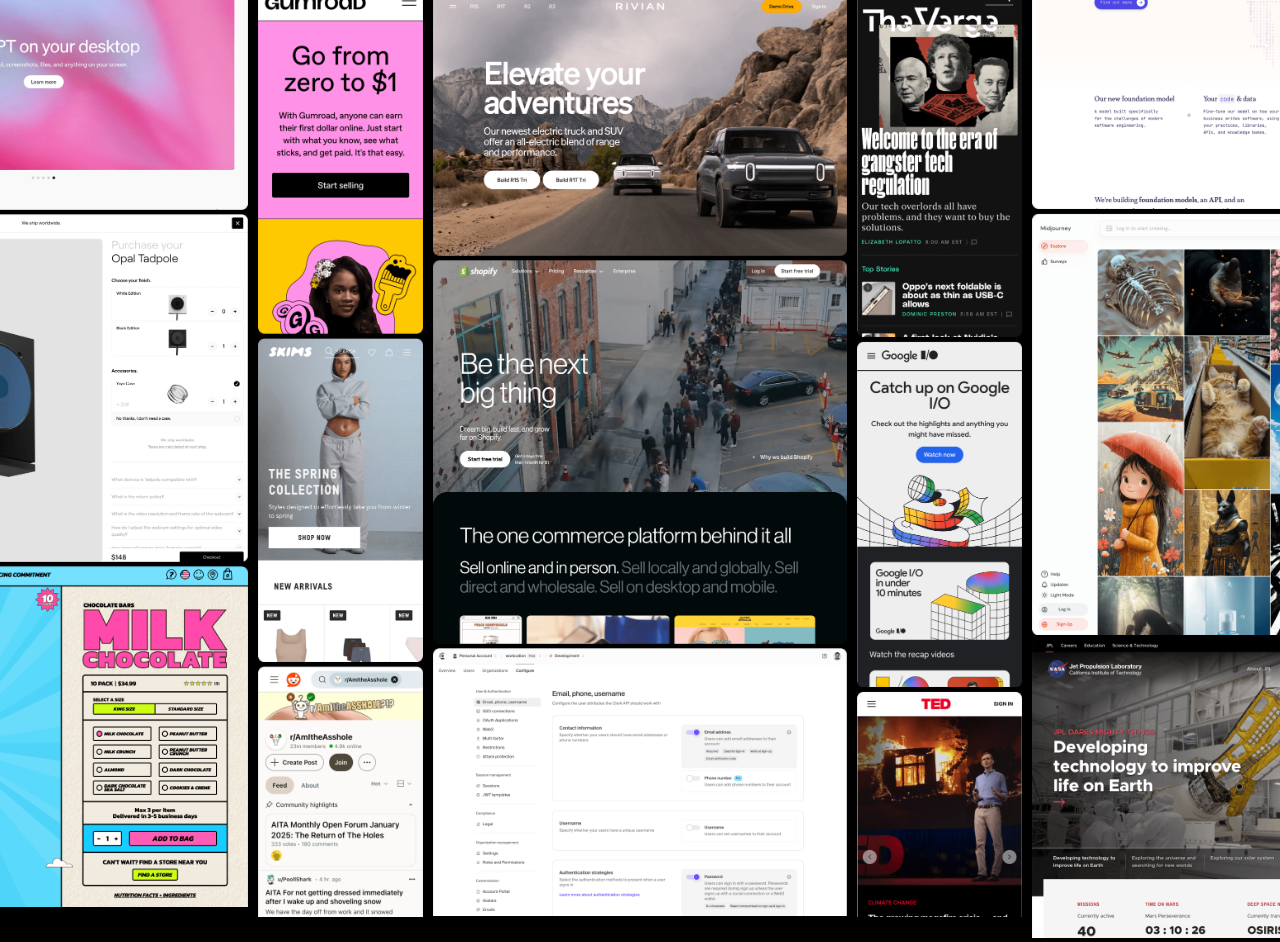
<file: tailwind.html>
<!DOCTYPE html>
<html lang="en">
<head>
  <meta charset="UTF-8">
  <meta name="viewport" content="width=device-width, initial-scale=1.0">
  <title>Tail Wind</title>
  <link rel="stylesheet" href="tailwind.css">
</head>
<body>
  <div class="container">
    <div class="column1"> 
      <img src="media/openai.png" alt="">
      <img src="media/opal.png" alt="">
      <img src="media/feastables.png" alt="">
    </div>

    <div class="column2">
      <img src="media/gumroad.png" alt="">
      <img src="media/skims.png" alt="">
      <img src="media/reddit.png" alt="">
    </div>

    <div class="column3">
      <img src="media/rivian.png" alt="">
      <img src="media/shopify.png" alt="">
      <img src="media/clerk.png" alt="">
    </div>

    <div class="column4">
      <img src="media/verge.png" alt="">
      <img src="media/googleio.png" alt="">
      <img src="media/ted.png" alt="">
    </div>

    <div class="column5">
      <img src="media/poolside.png" alt="">
      <img src="media/midjourney.png" alt="">
      <img src="media/nasa.png" alt="">
    </div>
  </div>
</body>
</html>
</file>
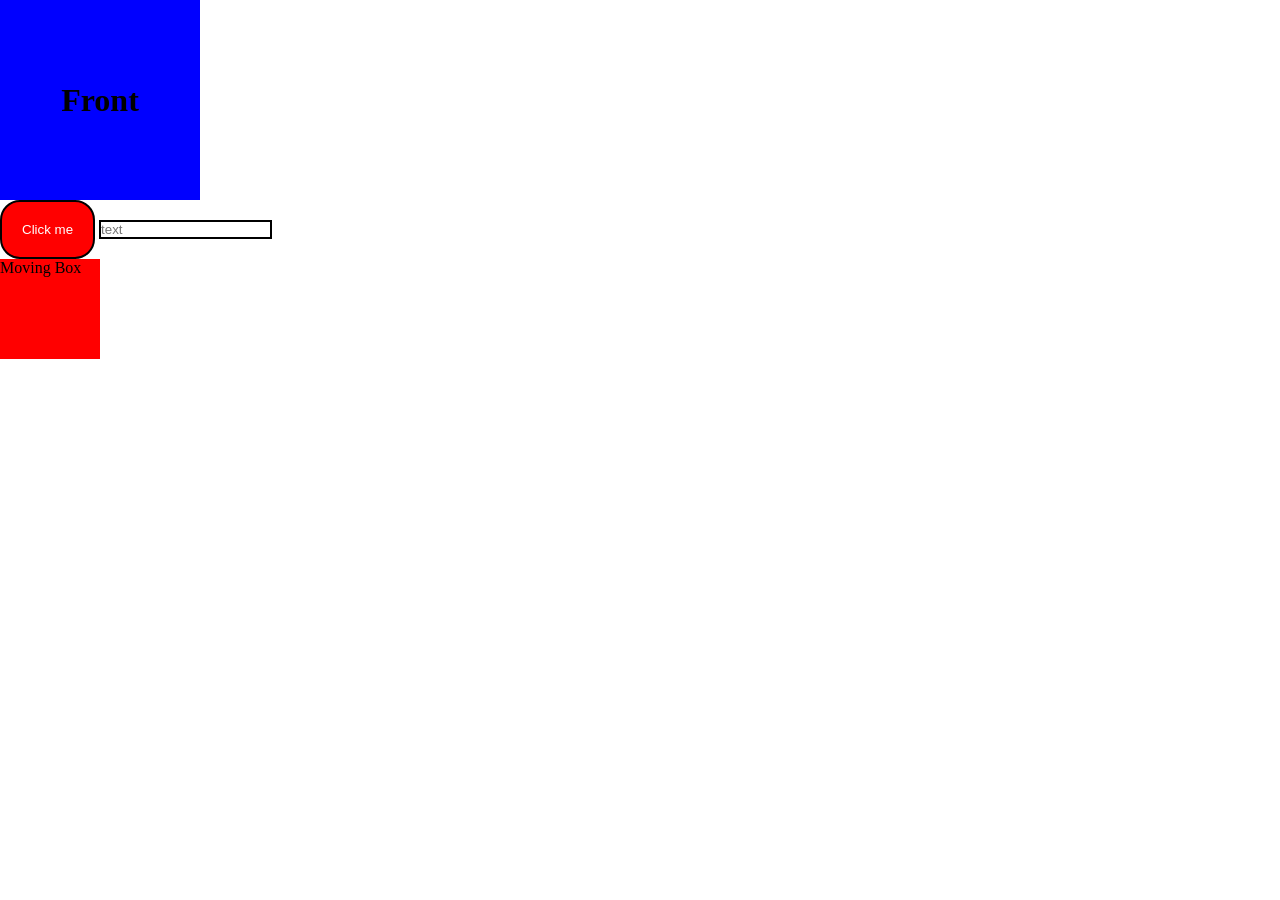
<file: tranform.html>
<!DOCTYPE html>
<html lang="en">
<head>
    <meta charset="UTF-8">
    <meta name="viewport" content="width=device-width, initial-scale=1.0">
    <title>Document</title>
    <link rel="stylesheet" href="transform.css">
</head>
<body>
    <div class="div2"></div>
    <div class="div1"></div>


    <div class="div3">
        <div class="inner">
            <div class="front">
                <h1>Front</h1>
            </div>
            <div class="back">
                <h1>Back</h1>
            </div>
        </div>
    </div>
    <button>Click me</button>
    <input type="text" name="" id="" class="input" placeholder="text">


    <div class="box">
        <p>Moving Box</p>
    </div>

    <div class="text">
        <p>Text 1</p>
        <p>Text 2</p>
        <p>Text 3</p>
    </div>
</body>
</html>
</file>
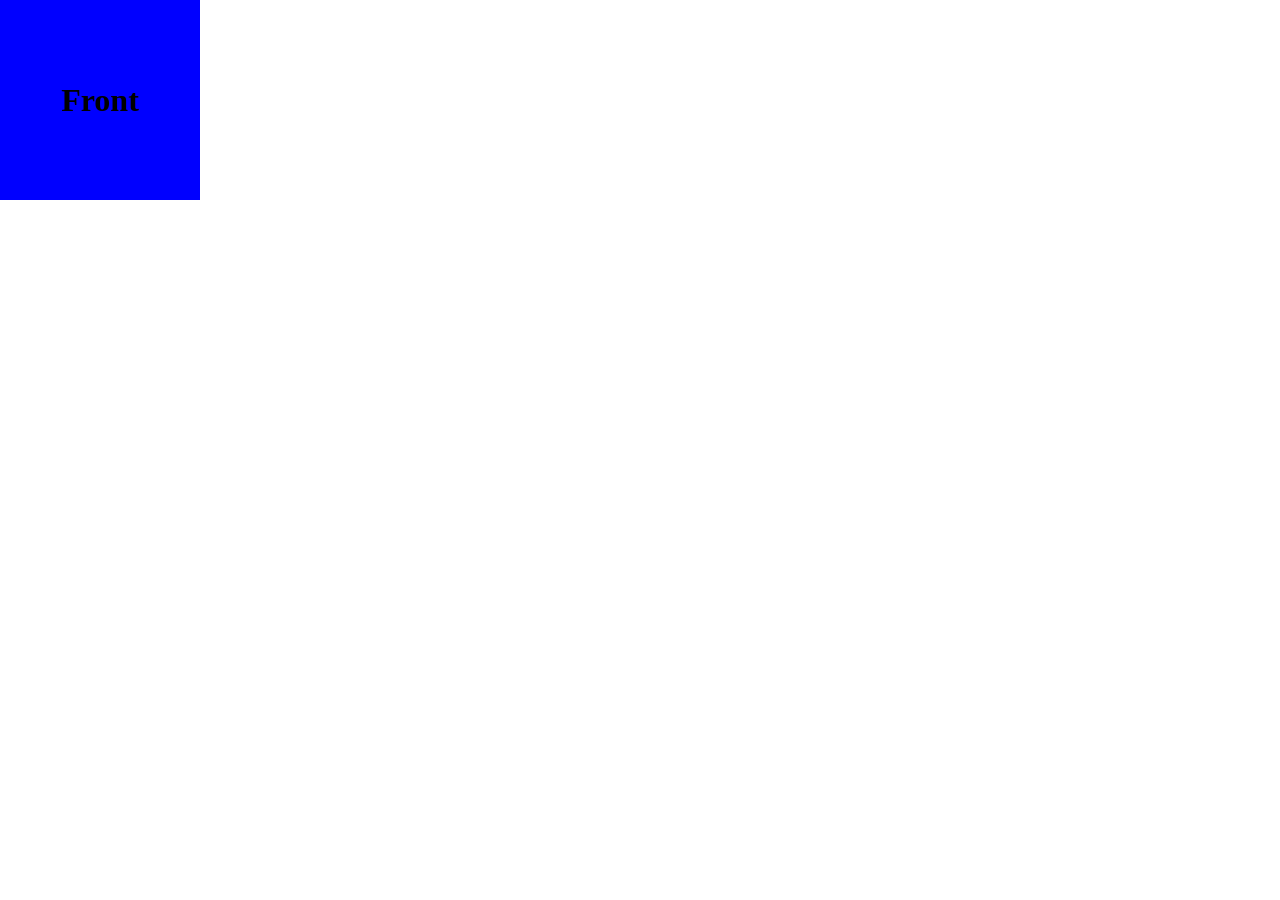
<file: trans.html>
<!DOCTYPE html>
<html lang="en">
<head>
  <meta charset="UTF-8">
  <meta name="viewport" content="width=device-width, initial-scale=1.0">
  <link rel="stylesheet" href="trans.css">
  <title>Document</title>
</head>
<body>
  <div class="div3">
    <div class="inner">
      <div class="front"><h1>Front</h1></div>
    <div class="back"><h1>Back</h1></div>
    </div>
    
    </div>
    
</body>
</html>
</file>
<file: transform.css>
* {
  margin: 0;
  padding: 0;
  box-sizing: border-box;
}

/* div {
  height: 200px;
  width: 200px;
  background-color: red;
  
} */

.div1 {
  transform: translateX(100px) skewX(20deg) scale(0.5);
  background-color: blue;
  opacity: 0;
  transition: all 3s linear;
}

.div2:active + .div1 {
  background-color: red;
  transform: translate(0) skew(0) scale(1);
  opacity: 1;
}


button {
  background-color: red;
  color: white;
  border: 2px solid black;
  border-radius: 20px;
  padding: 20px;
  transition: all 1s ease-in-out;
}


button:hover {
  transform: translateY(-50px);
  box-shadow: 0 3px 3px 0 red;
}

.input {
  border: 2px solid black;
  transition: all 0.5s linear;
}

.input:focus {
  border: 2px solid blue;
  box-shadow: 0 0 2px 2px blue;
  outline: none;
}

.div3 {
  height: 200px;
  width: 200px;
  perspective: 1000px;
}

.inner {
  height: 100%;
  width: 100%;
  position: relative;
  transform-style: preserve-3d;
  transition: all 1s linear;
}

.front, .back {
  height: 100%;
  width: 100%;
  position: absolute;
  backface-visibility: hidden;
  display: flex;
  justify-content: center;
  align-items: center;
}

.front {
  background-color: blue;
}

.back {
  background-color: red;
  transform: rotateY(180deg);
}

.div3:hover .inner {
  transform: rotateY(180deg);
}


.box {
  height: 100px;
  width: 100px;
  background-color: red;
  /* animation: movement 8s linear infinite; */
}


@keyframes movement {
  25% {background-color: blue; transform: translateX(200px);}
  50% {background-color: green; transform: translate(200px, 200px);}
  75% {background-color: orange; transform: translateY(200px);}
  100%{background-color: red; transform: translate(0);}
}


.text {
  position: relative;
}


.text>p {
  position: absolute;
  opacity: 0;
  animation: show 12s linear infinite;
}

.text p:nth-child(1) {
  animation-delay: 0s;
}

.text p:nth-child(2) {
  animation-delay: 4s;
}

.text p:nth-child(3) {
  animation-delay: 8s;
}


@keyframes show {
  25% {opacity: 1;}
  40% {opacity: 0;}
  100% {opacity: 0;}
}
</file>
<file: trans.css>
*{
  margin: 0;
  padding: 0;
  box-sizing: border-box;
}

.div3 {
  height: 200px;
  width: 200px;
  perspective: 1000px;
}

.inner{
  height: 100%;
  width: 100%;
position: relative
transform-style: preserve-3d;
transform: all 1s linear;
}

.front, .back {
height: 100%;
width: 100%;
position: absolute;
backface-visibility: hidden;
display: flex;
justify-content: center;
align-items: center;

}

.front {
background-color: blue;
}

.back {

  background-color: red;
  transform: rotateY(180deg);
}

.big:hover .inner {
transform: rotateY(180deg);
}
</file>
